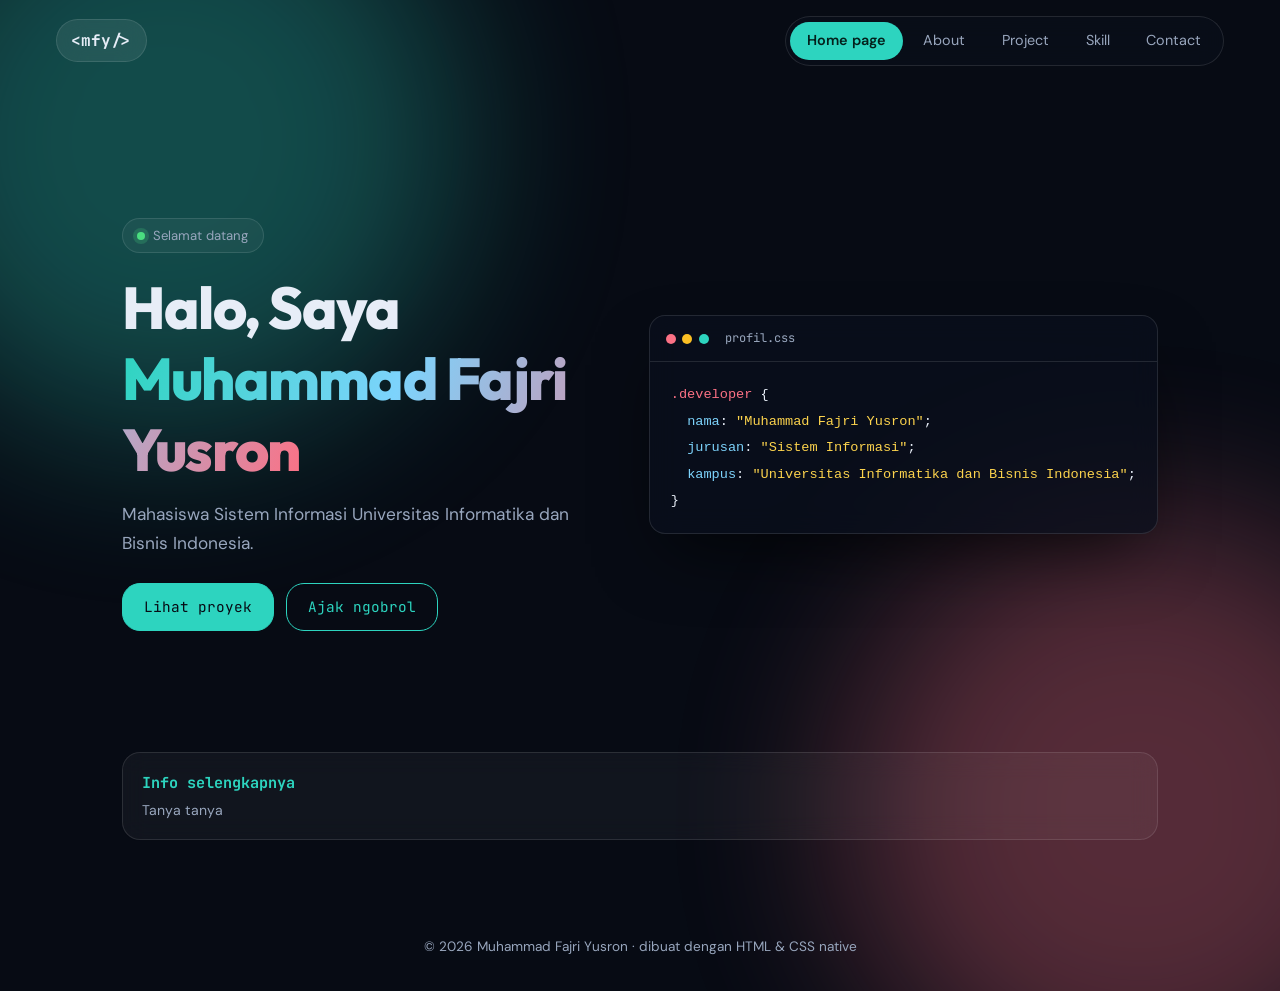
<file: index.html>
<!DOCTYPE html>
<html lang="id">
<head>
  <meta charset="UTF-8">
  <meta name="viewport" content="width=device-width, initial-scale=1.0">
  <title>Home page | Muhammad Fajri Yusron</title>
  <meta name="description" content="Portofolio Muhammad Fajri Yusron, mahasiswa Sistem Informasi Universitas Informatika dan Bisnis Indonesia.">
  <link rel="icon" href="data:,">
  <link rel="stylesheet" href="https://fonts.googleapis.com/css2?family=DM+Sans:wght@400;500;700&family=Outfit:wght@600;700;800&family=JetBrains+Mono:wght@400;700&display=swap">
  <!-- CSS Eksternal (Sesi 5): semua tampilan diatur di style.css -->
  <link rel="stylesheet" href="style.css">
</head>
<body>
<div class="blob b1"></div>
<div class="blob b2"></div>
<header class="top">
  <a class="logo" href="index.html">&lt;mfy/&gt;</a>
  <nav class="pill">
    <a href="index.html" class="aktif" aria-current="page">Home page</a>
    <a href="tentang.html">About</a>
    <a href="proyek.html">Project</a>
    <a href="keahlian.html">Skill</a>
    <a href="kontak.html">Contact</a>
  </nav>
</header>
<main>
<section class="hero">
  <div>
    <span class="badge"><i></i> Selamat datang</span>
    <h1>Halo, Saya <span class="grad">Muhammad Fajri Yusron</span></h1>
    <p class="lead">Mahasiswa Sistem Informasi Universitas Informatika dan Bisnis Indonesia.</p>
    <p class="cta"><a class="btn isi" href="proyek.html">Lihat proyek</a><a class="btn" href="kontak.html">Ajak ngobrol</a></p>
  </div>
  <div class="kode-card">
    <div class="atas"><i></i><i></i><i></i><span>profil.css</span></div>
<pre><code><span class="k">.developer</span> {
  <span class="p">nama</span>: <span class="s">"Muhammad Fajri Yusron"</span>;
  <span class="p">jurusan</span>: <span class="s">"Sistem Informasi"</span>;
  <span class="p">kampus</span>: <span class="s">"Universitas Informatika dan Bisnis Indonesia"</span>;
}</code></pre>
  </div>
</section>
<ul class="pintasan">
  <li><a href="kontak.html"><strong>Info selengkapnya</strong><span>Tanya tanya</span></a></li>
</ul>
</main>
<footer class="kaki">&copy; 2026 Muhammad Fajri Yusron &middot; dibuat dengan HTML &amp; CSS native</footer>
</body>
</html>
</file>
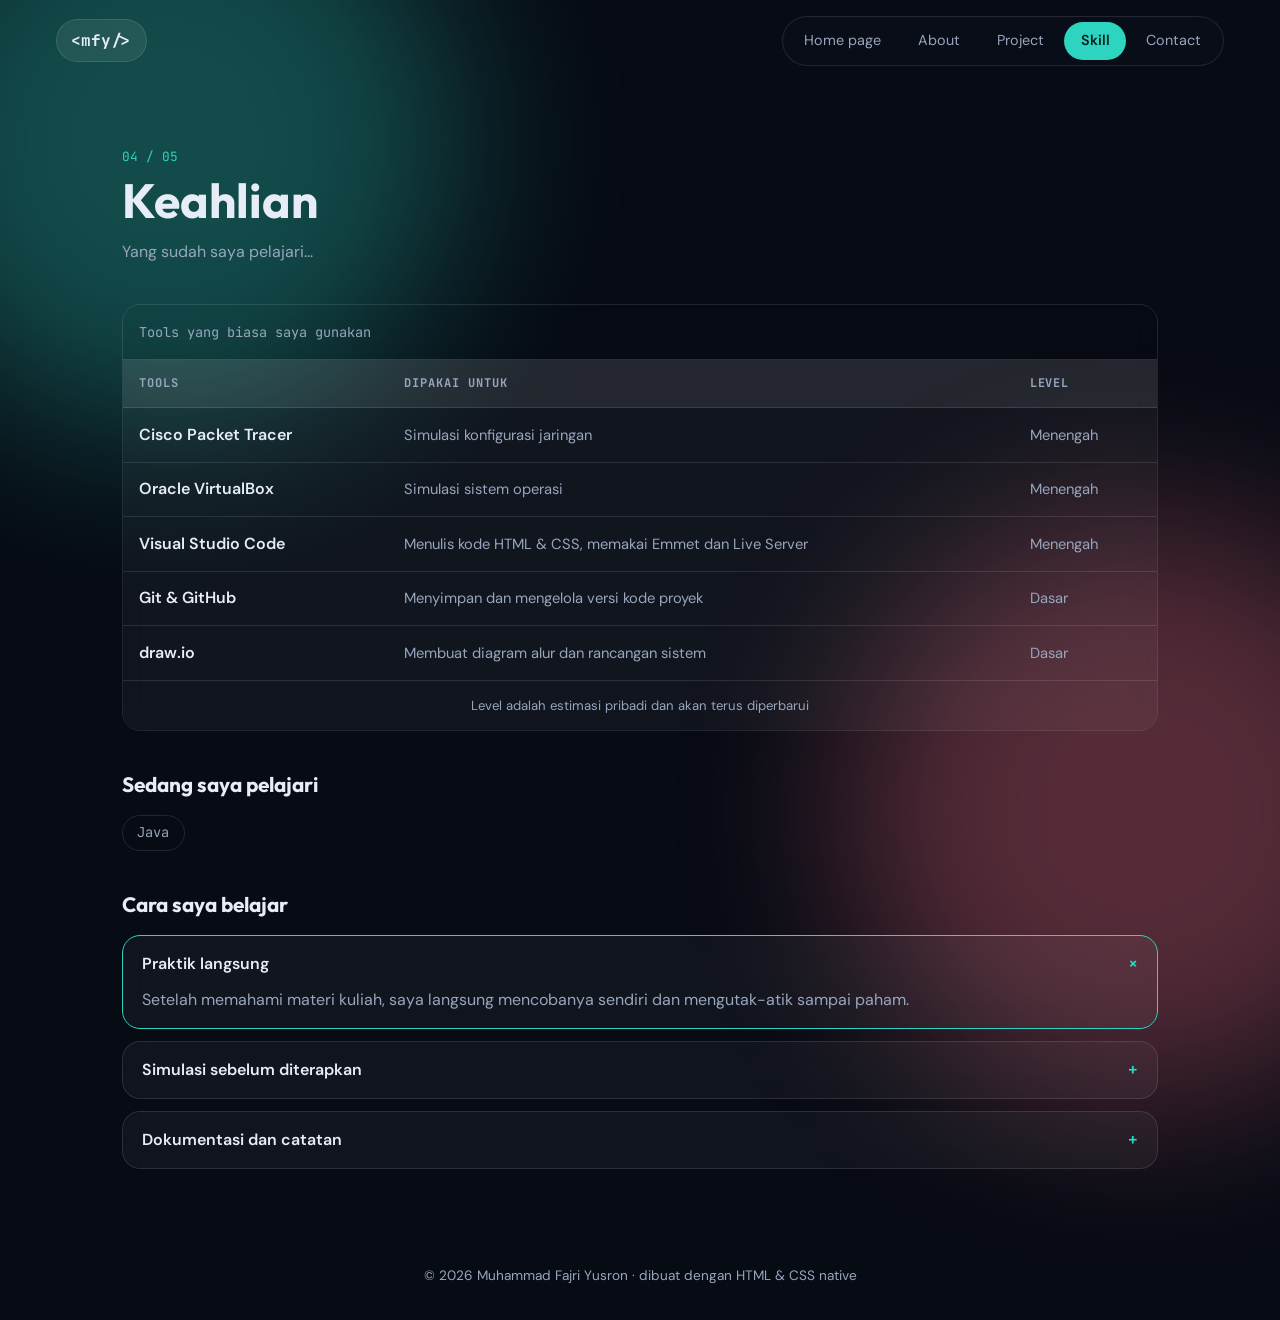
<file: keahlian.html>
<!DOCTYPE html>
<html lang="id">
<head>
  <meta charset="UTF-8">
  <meta name="viewport" content="width=device-width, initial-scale=1.0">
  <title>Keahlian | Muhammad Fajri Yusron</title>
  <meta name="description" content="Portofolio Muhammad Fajri Yusron, mahasiswa Sistem Informasi Universitas Informatika dan Bisnis Indonesia.">
  <link rel="icon" href="data:,">
  <link rel="stylesheet" href="https://fonts.googleapis.com/css2?family=DM+Sans:wght@400;500;700&family=Outfit:wght@600;700;800&family=JetBrains+Mono:wght@400;700&display=swap">
  <!-- CSS Eksternal (Sesi 5): semua tampilan diatur di style.css -->
  <link rel="stylesheet" href="style.css">
</head>
<body>
<div class="blob b1"></div>
<div class="blob b2"></div>
<header class="top">
  <a class="logo" href="index.html">&lt;mfy/&gt;</a>
  <nav class="pill">
    <a href="index.html">Home page</a>
    <a href="tentang.html">About</a>
    <a href="proyek.html">Project</a>
    <a href="keahlian.html" class="aktif" aria-current="page">Skill</a>
    <a href="kontak.html">Contact</a>
  </nav>
</header>
<main>
<header class="page-head">
  <p class="eyebrow">04 / 05</p>
  <h1>Keahlian</h1>
  <p class="lead">Yang sudah saya pelajari...</p>
</header>
<div class="scroll">
  <table class="tabel">
    <caption>Tools yang biasa saya gunakan</caption>
    <thead>
      <tr><th>Tools</th><th>Dipakai untuk</th><th>Level</th></tr>
    </thead>
    <tbody>
      <tr>
        <th scope="row">Cisco Packet Tracer</th>
        <td>Simulasi konfigurasi jaringan</td>
        <td><span class="level">Menengah</span></td>
      </tr>
      <tr>
        <th scope="row">Oracle VirtualBox</th>
        <td>Simulasi sistem operasi</td>
        <td><span class="level">Menengah</span></td>
      </tr>
      <tr>
        <th scope="row">Visual Studio Code</th>
        <td>Menulis kode HTML &amp; CSS, memakai Emmet dan Live Server</td>
        <td><span class="level">Menengah</span></td>
      </tr>
      <tr>
        <th scope="row">Git &amp; GitHub</th>
        <td>Menyimpan dan mengelola versi kode proyek</td>
        <td><span class="level">Dasar</span></td>
      </tr>
      <tr>
        <th scope="row">draw.io</th>
        <td>Membuat diagram alur dan rancangan sistem</td>
        <td><span class="level">Dasar</span></td>
      </tr>
    </tbody>
    <tfoot>
      <tr><td colspan="3">Level adalah estimasi pribadi dan akan terus diperbarui</td></tr>
    </tfoot>
  </table>
</div>
<h2>Sedang saya pelajari</h2>
<ul class="tags besar"><li>Java</li></ul>
<h2>Cara saya belajar</h2>
<div class="faq">
  <details open>
    <summary>Praktik langsung</summary>
    <p>Setelah memahami materi kuliah, saya langsung mencobanya sendiri dan mengutak-atik sampai paham.</p>
  </details>
  <details>
    <summary>Simulasi sebelum diterapkan</summary>
    <p>Konfigurasi jaringan dan sistem operasi saya coba dulu di Cisco Packet Tracer dan VirtualBox, jadi aman kalau salah.</p>
  </details>
  <details>
    <summary>Dokumentasi dan catatan</summary>
    <p>Hasil belajar saya simpan lewat catatan dan kode di GitHub supaya mudah dibuka lagi.</p>
  </details>
</div>
</main>
<footer class="kaki">&copy; 2026 Muhammad Fajri Yusron &middot; dibuat dengan HTML &amp; CSS native</footer>
</body>
</html>
</file>
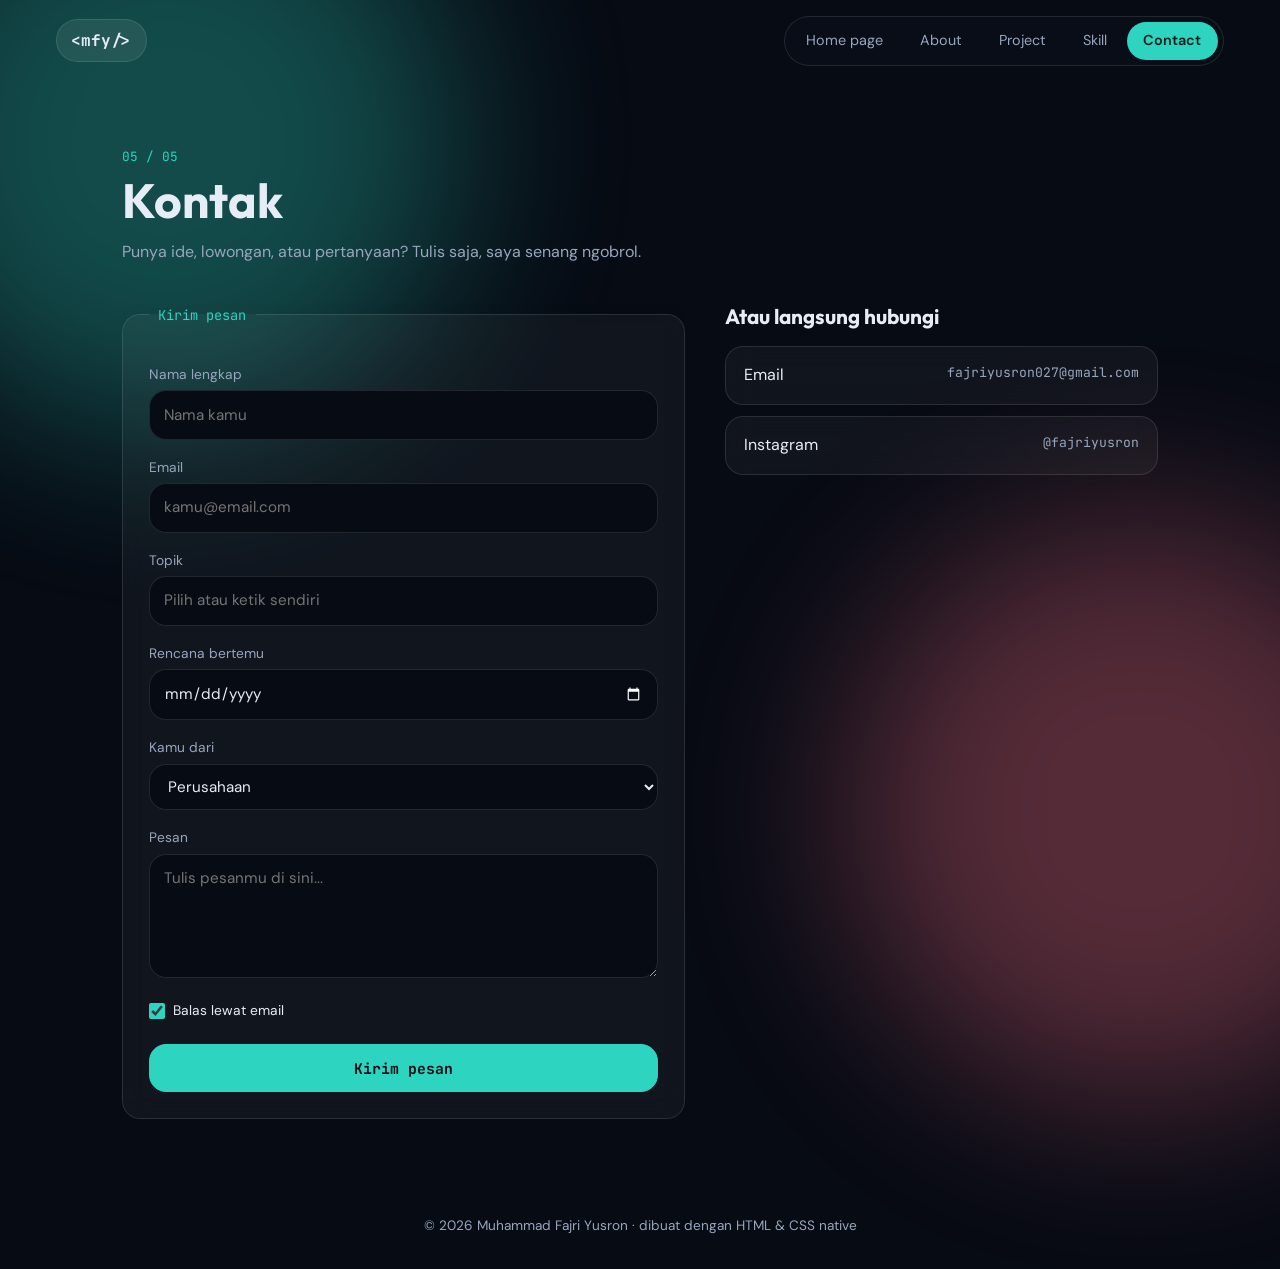
<file: kontak.html>
<!DOCTYPE html>
<html lang="id">
<head>
  <meta charset="UTF-8">
  <meta name="viewport" content="width=device-width, initial-scale=1.0">
  <title>Kontak | Muhammad Fajri Yusron</title>
  <meta name="description" content="Portofolio Muhammad Fajri Yusron, mahasiswa Sistem Informasi Universitas Informatika dan Bisnis Indonesia.">
  <link rel="icon" href="data:,">
  <link rel="stylesheet" href="https://fonts.googleapis.com/css2?family=DM+Sans:wght@400;500;700&family=Outfit:wght@600;700;800&family=JetBrains+Mono:wght@400;700&display=swap">
  <!-- CSS Eksternal (Sesi 5): semua tampilan diatur di style.css -->
  <link rel="stylesheet" href="style.css">
</head>
<body>
<div class="blob b1"></div>
<div class="blob b2"></div>
<header class="top">
  <a class="logo" href="index.html">&lt;mfy/&gt;</a>
  <nav class="pill">
    <a href="index.html">Home page</a>
    <a href="tentang.html">About</a>
    <a href="proyek.html">Project</a>
    <a href="keahlian.html">Skill</a>
    <a href="kontak.html" class="aktif" aria-current="page">Contact</a>
  </nav>
</header>
<main>
<header class="page-head">
  <p class="eyebrow">05 / 05</p>
  <h1>Kontak</h1>
  <p class="lead">Punya ide, lowongan, atau pertanyaan? Tulis saja, saya senang ngobrol.</p>
</header>
<div class="kontak-wrap" id="kontak">
  <!-- action="#" karena belum ada server; nanti bisa diganti file tujuan (Sesi 4) -->
  <form class="form" action="#" method="post">
    <fieldset>
      <legend>Kirim pesan</legend>
      <label for="nama">Nama lengkap</label>
      <input type="text" id="nama" name="nama" placeholder="Nama kamu" required>

      <label for="email">Email</label>
      <input type="email" id="email" name="email" placeholder="kamu@email.com" required>

      <label for="topik">Topik</label>
      <input type="text" id="topik" name="topik" list="daftar-topik" placeholder="Pilih atau ketik sendiri">
      <datalist id="daftar-topik">
        <option value="Kolaborasi proyek">
        <option value="Lowongan magang">
        <option value="Tanya soal web">
      </datalist>

      <label for="tanggal">Rencana bertemu</label>
      <input type="date" id="tanggal" name="tanggal">

      <label for="jenis">Kamu dari</label>
      <select id="jenis" name="jenis">
        <option>Perusahaan</option>
        <option>Komunitas</option>
        <option>Teman kuliah</option>
        <option>Lainnya</option>
      </select>

      <label for="pesan">Pesan</label>
      <textarea id="pesan" name="pesan" rows="4" placeholder="Tulis pesanmu di sini..." required></textarea>

      <label class="pilih"><input type="checkbox" name="balas" value="ya" checked> Balas lewat email</label>
      <button type="submit">Kirim pesan</button>
    </fieldset>
  </form>
  <aside>
    <h2>Atau langsung hubungi</h2>
    <ul class="sosmed">
      <li><a href="mailto:fajriyusron027@gmail.com"><span>Email</span><span>fajriyusron027@gmail.com</span></a></li>
      <li><a href="https://www.instagram.com/fajriyusron/" target="_blank" rel="noopener"><span>Instagram</span><span>@fajriyusron</span></a></li>
    </ul>
  </aside>
</div>
</main>
<footer class="kaki">&copy; 2026 Muhammad Fajri Yusron &middot; dibuat dengan HTML &amp; CSS native</footer>
</body>
</html>
</file>
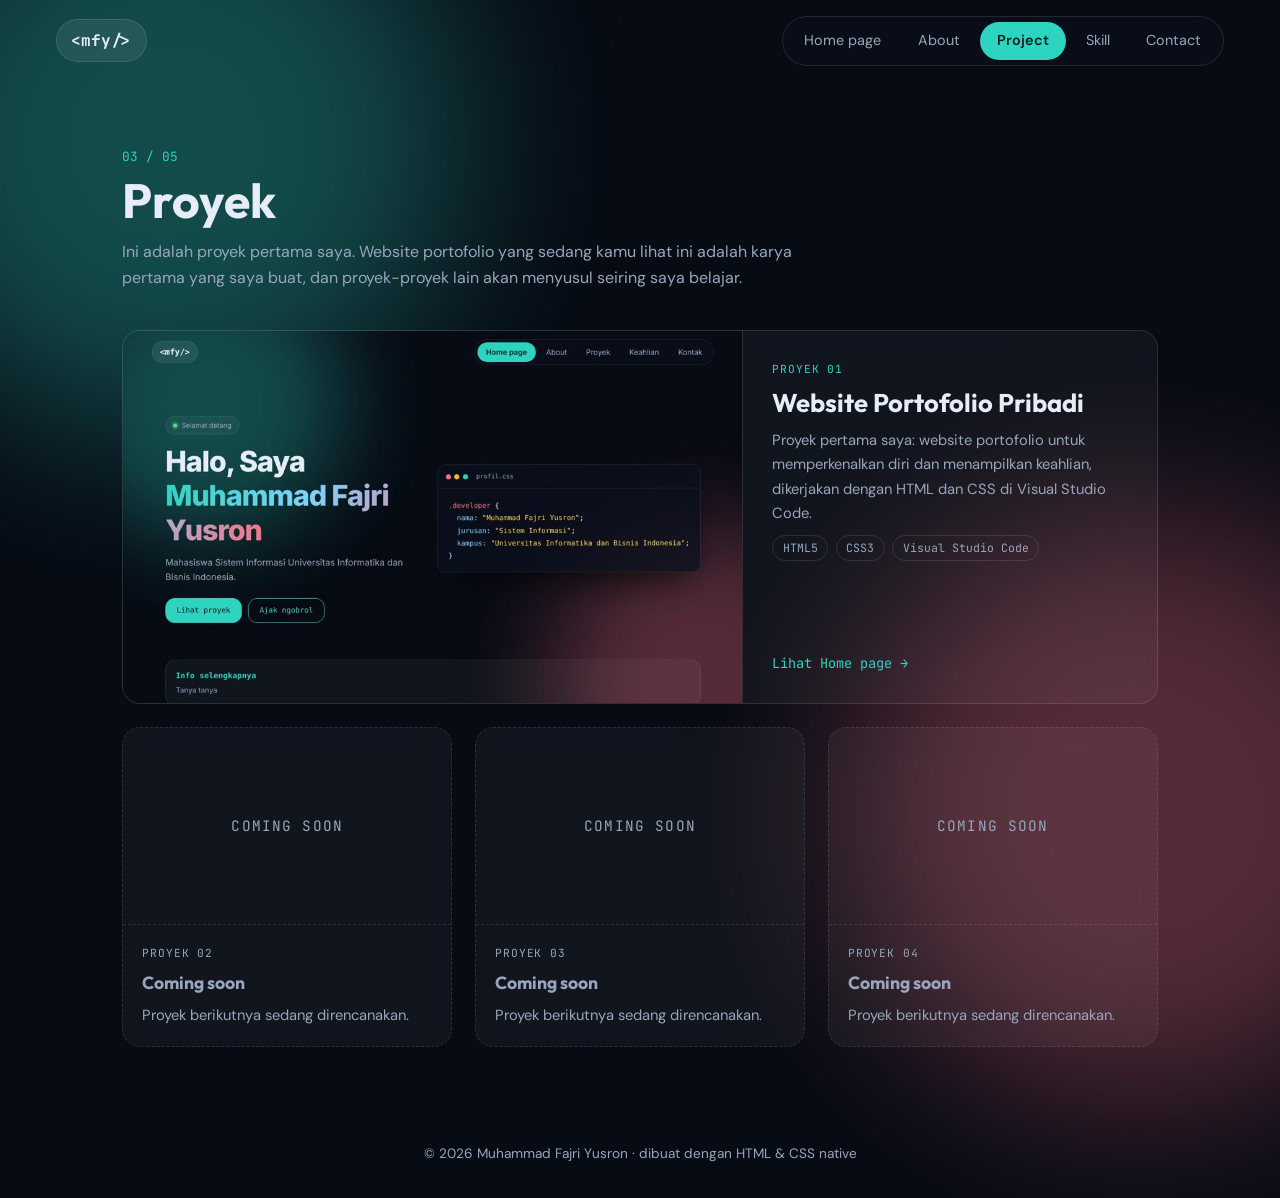
<file: proyek.html>
<!DOCTYPE html>
<html lang="id">
<head>
  <meta charset="UTF-8">
  <meta name="viewport" content="width=device-width, initial-scale=1.0">
  <title>Proyek | Muhammad Fajri Yusron</title>
  <meta name="description" content="Portofolio Muhammad Fajri Yusron, mahasiswa Sistem Informasi Universitas Informatika dan Bisnis Indonesia.">
  <link rel="icon" href="data:,">
  <link rel="stylesheet" href="https://fonts.googleapis.com/css2?family=DM+Sans:wght@400;500;700&family=Outfit:wght@600;700;800&family=JetBrains+Mono:wght@400;700&display=swap">
  <!-- CSS Eksternal (Sesi 5): semua tampilan diatur di style.css -->
  <link rel="stylesheet" href="style.css">
  <style>
    /* Gaya khusus halaman Proyek (berdiri sendiri, tidak bergantung pada versi style.css) */
    .grid { align-items: stretch; }
    .kartu.utama { grid-column: 1 / -1; display: grid; grid-template-columns: 1.5fr 1fr; }
    .kartu.utama > img { width: 100%; height: 100%; aspect-ratio: 5/3; object-fit: cover; object-position: left top; border-bottom: 0; border-right: 1px solid var(--line); }
    .kartu.utama .isi { padding: 1.8rem; justify-content: center; }
    .kartu.utama h3 { font-size: 1.6rem; }
    .kartu.segera { border-style: dashed; }
    .kartu.segera:hover { transform: none; border-color: var(--line); box-shadow: none; }
    .kartu.segera .kosong { display: grid; place-items: center; aspect-ratio: 5/3; border-bottom: 1px dashed var(--line); color: var(--muted); font-family: var(--font-mono); font-size: .9rem; letter-spacing: .08em; text-transform: uppercase; }
    .kartu.segera h3, .kartu.segera .lencana { color: var(--muted); }
    @media (max-width: 800px) {
      .kartu.utama { grid-template-columns: 1fr; }
      .kartu.utama > img { height: auto; border-right: 0; border-bottom: 1px solid var(--line); }
    }
  </style>
</head>
<body>
<div class="blob b1"></div>
<div class="blob b2"></div>
<header class="top">
  <a class="logo" href="index.html">&lt;mfy/&gt;</a>
  <nav class="pill">
    <a href="index.html">Home page</a>
    <a href="tentang.html">About</a>
    <a href="proyek.html" class="aktif" aria-current="page">Project</a>
    <a href="keahlian.html">Skill</a>
    <a href="kontak.html">Contact</a>
  </nav>
</header>
<main>
<header class="page-head">
  <p class="eyebrow">03 / 05</p>
  <h1>Proyek</h1>
  <p class="lead">Ini adalah proyek pertama saya. Website portofolio yang sedang kamu lihat ini adalah karya pertama yang saya buat, dan proyek-proyek lain akan menyusul seiring saya belajar.</p>
</header>
<section class="grid">
  <article class="kartu utama">
    <img src="[data-uri]" width="600" height="360" alt="Tampilan halaman Home page website portofolio Muhammad Fajri Yusron">
    <div class="isi">
      <span class="lencana">Proyek 01</span>
      <h3>Website Portofolio Pribadi</h3>
      <p>Proyek pertama saya: website portofolio untuk memperkenalkan diri dan menampilkan keahlian, dikerjakan dengan HTML dan CSS di Visual Studio Code.</p>
      <ul class="tags"><li>HTML5</li><li>CSS3</li><li>Visual Studio Code</li></ul>
      <a class="lihat" href="index.html">Lihat Home page &rarr;</a>
    </div>
  </article>
  <article class="kartu segera">
    <div class="kosong">Coming soon</div>
    <div class="isi">
      <span class="lencana">Proyek 02</span>
      <h3>Coming soon</h3>
      <p>Proyek berikutnya sedang direncanakan.</p>
    </div>
  </article>
  <article class="kartu segera">
    <div class="kosong">Coming soon</div>
    <div class="isi">
      <span class="lencana">Proyek 03</span>
      <h3>Coming soon</h3>
      <p>Proyek berikutnya sedang direncanakan.</p>
    </div>
  </article>
  <article class="kartu segera">
    <div class="kosong">Coming soon</div>
    <div class="isi">
      <span class="lencana">Proyek 04</span>
      <h3>Coming soon</h3>
      <p>Proyek berikutnya sedang direncanakan.</p>
    </div>
  </article>
</section>
</main>
<footer class="kaki">&copy; 2026 Muhammad Fajri Yusron &middot; dibuat dengan HTML &amp; CSS native</footer>
</body>
</html>
</file>
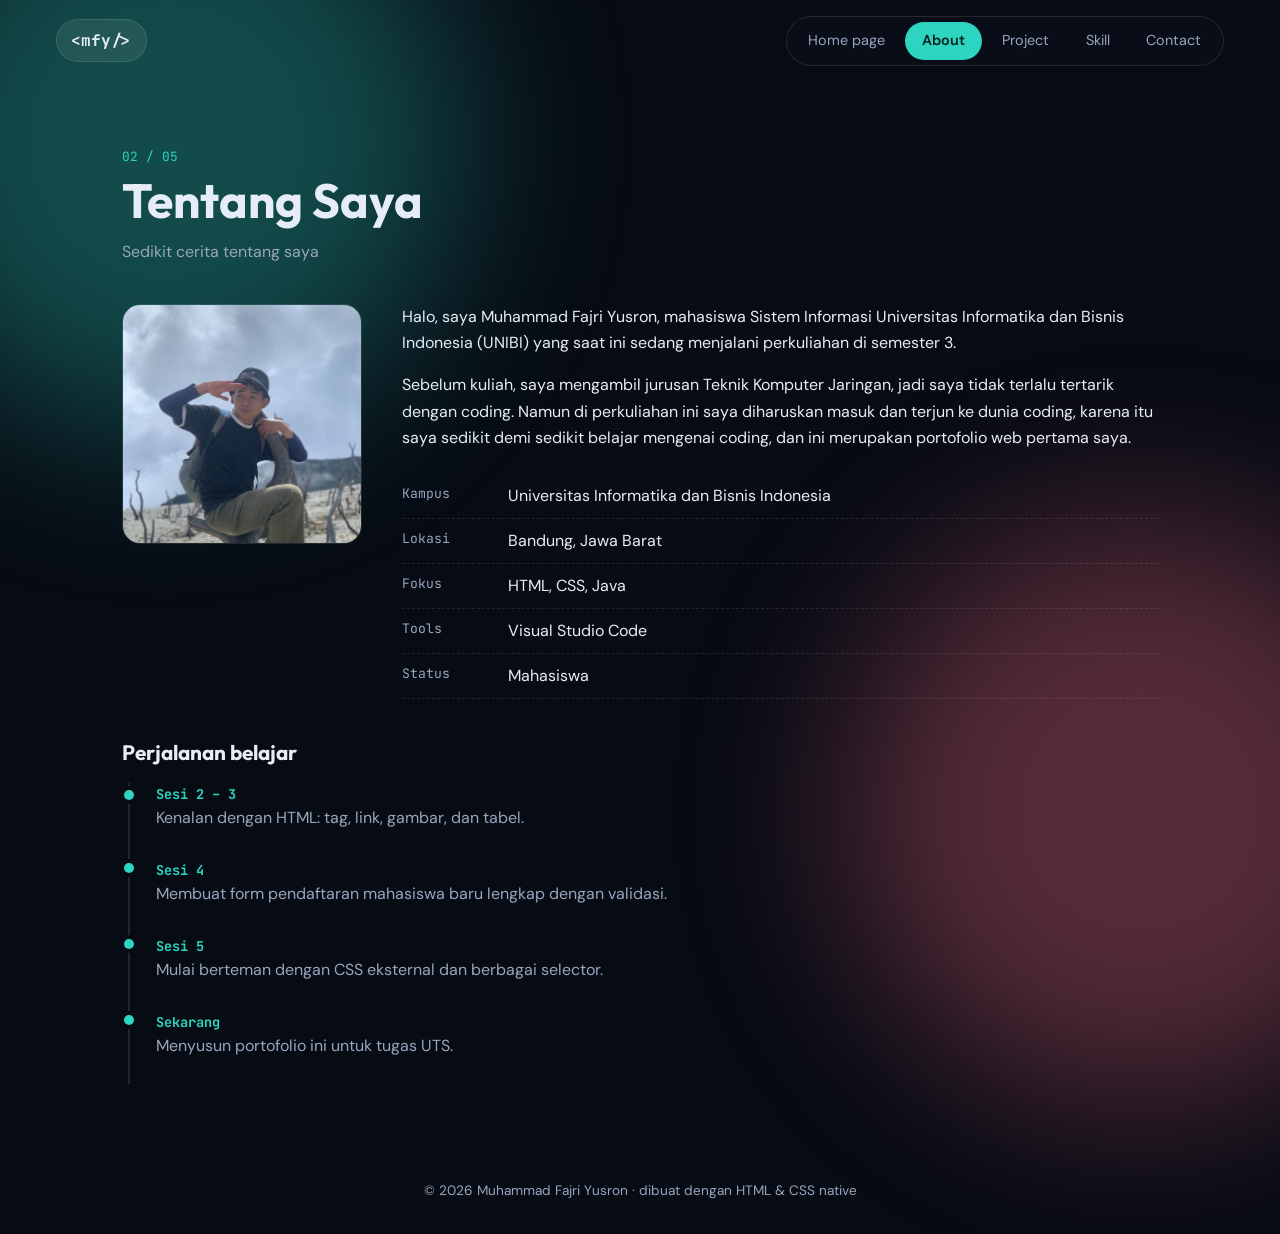
<file: tentang.html>
<!DOCTYPE html>
<html lang="id">
<head>
  <meta charset="UTF-8">
  <meta name="viewport" content="width=device-width, initial-scale=1.0">
  <title>About | Muhammad Fajri Yusron</title>
  <meta name="description" content="Portofolio Muhammad Fajri Yusron, mahasiswa Sistem Informasi Universitas Informatika dan Bisnis Indonesia.">
  <link rel="icon" href="data:,">
  <link rel="stylesheet" href="https://fonts.googleapis.com/css2?family=DM+Sans:wght@400;500;700&family=Outfit:wght@600;700;800&family=JetBrains+Mono:wght@400;700&display=swap">
  <!-- CSS Eksternal (Sesi 5): semua tampilan diatur di style.css -->
  <link rel="stylesheet" href="style.css">
</head>
<body>
<div class="blob b1"></div>
<div class="blob b2"></div>
<header class="top">
  <a class="logo" href="index.html">&lt;mfy/&gt;</a>
  <nav class="pill">
    <a href="index.html">Home page</a>
    <a href="tentang.html" class="aktif" aria-current="page">About</a>
    <a href="proyek.html">Project</a>
    <a href="keahlian.html">Skill</a>
    <a href="kontak.html">Contact</a>
  </nav>
</header>
<main>
<header class="page-head">
  <p class="eyebrow">02 / 05</p>
  <h1>Tentang Saya</h1>
  <p class="lead">Sedikit cerita tentang saya</p>
</header>
<section class="tentang">
  <img class="foto" src="[data-uri]" width="240" height="240" style="object-fit:cover;object-position:center 25%;" alt="Foto profil Muhammad Fajri Yusron">
  <div class="teks">
    <p>Halo, saya Muhammad Fajri Yusron, mahasiswa Sistem Informasi Universitas Informatika dan Bisnis Indonesia (UNIBI) yang saat ini sedang menjalani perkuliahan di semester 3.</p>
    <p>Sebelum kuliah, saya mengambil jurusan Teknik Komputer Jaringan, jadi saya tidak terlalu tertarik dengan coding. Namun di perkuliahan ini saya diharuskan masuk dan terjun ke dunia coding, karena itu saya sedikit demi sedikit belajar mengenai coding, dan ini merupakan portofolio web pertama saya.</p>
    <dl class="fakta">
      <div><dt>Kampus</dt><dd>Universitas Informatika dan Bisnis Indonesia</dd></div>
      <div><dt>Lokasi</dt><dd>Bandung, Jawa Barat</dd></div>
      <div><dt>Fokus</dt><dd>HTML, CSS, Java</dd></div>
      <div><dt>Tools</dt><dd>Visual Studio Code</dd></div>
      <div><dt>Status</dt><dd>Mahasiswa</dd></div>
    </dl>
  </div>
</section>
<section>
  <h2>Perjalanan belajar</h2>
  <ol class="timeline">
    <li><strong>Sesi 2 &ndash; 3</strong><span>Kenalan dengan HTML: tag, link, gambar, dan tabel.</span></li>
    <li><strong>Sesi 4</strong><span>Membuat form pendaftaran mahasiswa baru lengkap dengan validasi.</span></li>
    <li><strong>Sesi 5</strong><span>Mulai berteman dengan CSS eksternal dan berbagai selector.</span></li>
    <li><strong>Sekarang</strong><span>Menyusun portofolio ini untuk tugas UTS.</span></li>
  </ol>
</section>
</main>
<footer class="kaki">&copy; 2026 Muhammad Fajri Yusron &middot; dibuat dengan HTML &amp; CSS native</footer>
</body>
</html>
</file>
<file: style.css>
/* ============================================================
   BAGIAN 1 : STYLE DASAR (dipakai semua halaman)
   Ini adalah CSS Eksternal (Sesi 5), dipanggil lewat <link> di <head>.
   ============================================================ */

/* Universal Selector: reset semua elemen */
* { box-sizing: border-box; margin: 0; padding: 0; }

:root { color-scheme: dark; }
html { scroll-behavior: smooth; }
body { background: var(--bg); color: var(--text); font-family: var(--font-body); line-height: 1.65; font-size: 16px; }
img { max-width: 100%; display: block; }
a { color: var(--acc); text-decoration: none; }
a:hover { text-decoration: underline; }
ul, ol { list-style: none; }
h1, h2, h3 { font-family: var(--font-head); line-height: 1.2; }
main h2 { font-size: 1.3rem; margin: 2.6rem 0 1.1rem; }

/* tombol */
.btn { display: inline-block; padding: .7rem 1.3rem; border: 1px solid var(--acc); color: var(--acc); border-radius: var(--radius); font-family: var(--font-mono); font-size: .9rem; transition: .25s; }
.btn:hover { background: var(--acc); color: var(--bg); text-decoration: none; transform: translateY(-2px); }
.btn.isi { background: var(--acc); color: var(--bg); }
.btn.isi:hover { background: transparent; color: var(--acc); }
.cta { display: flex; flex-wrap: wrap; gap: .8rem; margin-top: 1.6rem; }

/* judul halaman */
.page-head { margin-bottom: 2.4rem; }
.eyebrow { font-family: var(--font-mono); font-size: .8rem; color: var(--muted); }
.page-head h1 { font-size: clamp(1.9rem, 4.5vw, 3rem); margin: .3rem 0 .6rem; }
.lead { color: var(--muted); max-width: 62ch; }

/* tags */
.tags { display: flex; flex-wrap: wrap; gap: .45rem; }
.tags li { font-family: var(--font-mono); font-size: .72rem; padding: .15rem .6rem; border: 1px solid var(--line); border-radius: 99px; color: var(--muted); transition: .2s; }
.tags li:hover { color: var(--acc); border-color: var(--acc); }
.tags.besar li { font-size: .85rem; padding: .35rem .9rem; }

/* pintasan di beranda */
.pintasan { display: grid; grid-template-columns: repeat(auto-fit, minmax(220px, 1fr)); gap: 1rem; margin-top: 3rem; }
.pintasan a { display: flex; flex-direction: column; gap: .2rem; height: 100%; padding: 1.1rem 1.2rem; background: var(--panel); border: 1px solid var(--line); border-radius: var(--radius); color: var(--text); transition: .3s; }
.pintasan a:hover { text-decoration: none; border-color: var(--acc); transform: translateY(-4px); }
.pintasan strong { color: var(--acc); font-family: var(--font-mono); font-size: .95rem; }
.pintasan span { color: var(--muted); font-size: .88rem; }

/* tentang */
.tentang { display: grid; grid-template-columns: 240px 1fr; gap: 2.5rem; align-items: start; }
.foto { width: 240px; height: 240px; border-radius: var(--radius); border: 1px solid var(--line); }
.teks p { margin-bottom: 1rem; color: var(--text); }
.fakta { margin-top: 1.4rem; }
.fakta div { display: flex; gap: 1rem; padding: .55rem 0; border-bottom: 1px dashed var(--line); }
.fakta dt { width: 90px; flex: none; color: var(--muted); font-family: var(--font-mono); font-size: .82rem; }

/* timeline: Descendant + Adjacent Sibling Selector */
.timeline { border-left: 2px solid var(--line); margin-left: .4rem; padding-left: 1.6rem; }
.timeline li { position: relative; display: flex; flex-direction: column; padding-bottom: 1.5rem; }
.timeline li::before { content: ""; position: absolute; left: calc(-1.6rem - 6px); top: .45rem; width: 10px; height: 10px; border-radius: 50%; background: var(--acc); box-shadow: 0 0 0 4px var(--bg); transition: .3s; }
.timeline li:hover::before { transform: scale(1.5); }
.timeline li + li { padding-top: .2rem; }
.timeline strong { font-family: var(--font-mono); font-size: .85rem; color: var(--acc); }
.timeline span { color: var(--muted); }

/* kartu proyek: Child Selector (.kartu > img) */
.grid { display: grid; grid-template-columns: repeat(auto-fit, minmax(270px, 1fr)); gap: 1.4rem; }
.kartu { display: flex; flex-direction: column; background: var(--panel); border: 1px solid var(--line); border-radius: var(--radius); overflow: hidden; transition: transform .3s, border-color .3s, box-shadow .3s; }
.kartu:hover { transform: translateY(-6px); border-color: var(--acc); }
.kartu > img { width: 100%; height: auto; aspect-ratio: 5/3; object-fit: cover; border-bottom: 1px solid var(--line); transition: transform .5s; }
.kartu:hover > img { transform: scale(1.05); }
.kartu .isi { display: flex; flex-direction: column; gap: .6rem; padding: 1.2rem; flex: 1; }
.kartu h3 { font-size: 1.1rem; }
.kartu p { color: var(--muted); font-size: .92rem; }
.lencana { align-self: flex-start; font-family: var(--font-mono); font-size: .7rem; color: var(--acc); letter-spacing: .08em; text-transform: uppercase; }
.lihat { margin-top: auto; padding-top: .4rem; font-family: var(--font-mono); font-size: .85rem; }

/* tabel (Sesi 3: thead, tbody, tfoot, colspan) */
.scroll { overflow-x: auto; border: 1px solid var(--line); border-radius: var(--radius); }
.tabel { width: 100%; border-collapse: collapse; background: var(--panel); }
.tabel caption { text-align: left; padding: 1rem; font-family: var(--font-mono); font-size: .85rem; color: var(--muted); }
.tabel th, .tabel td { padding: .85rem 1rem; text-align: left; border-top: 1px solid var(--line); vertical-align: middle; }
.tabel thead th { font-family: var(--font-mono); font-size: .75rem; text-transform: uppercase; letter-spacing: .08em; color: var(--muted); background: var(--panel2); }
.tabel tbody th { font-weight: 600; white-space: nowrap; }
.tabel tbody td { color: var(--muted); font-size: .92rem; }
.tabel tbody tr { transition: background .2s; }
.tabel tbody tr:hover { background: var(--panel2); }
.tabel tfoot td { text-align: center; color: var(--muted); font-size: .82rem; }
.bar { display: block; height: 8px; min-width: 120px; background: var(--line); border-radius: 99px; overflow: hidden; }
.bar span { display: block; height: 100%; background: linear-gradient(90deg, var(--acc), var(--acc2)); border-radius: 99px; transform-origin: left; animation: isi 1.2s ease-out both; }
.bar + small { display: block; margin-top: .25rem; font-family: var(--font-mono); font-size: .72rem; color: var(--muted); }
@keyframes isi { from { transform: scaleX(0); } }

/* FAQ: details bawaan HTML, tanpa JavaScript */
.faq details { background: var(--panel); border: 1px solid var(--line); border-radius: var(--radius); padding: .95rem 1.2rem; transition: border-color .25s; }
.faq details + details { margin-top: .7rem; }
.faq details:hover, .faq details[open] { border-color: var(--acc); }
.faq summary { display: flex; justify-content: space-between; gap: 1rem; cursor: pointer; font-weight: 600; list-style: none; }
.faq summary::-webkit-details-marker { display: none; }
.faq summary::after { content: "+"; color: var(--acc); font-family: var(--font-mono); transition: transform .3s; }
.faq details[open] summary::after { transform: rotate(45deg); }
.faq p { margin-top: .6rem; color: var(--muted); }

/* form (Sesi 4) */
.kontak-wrap { display: grid; grid-template-columns: 1.3fr 1fr; gap: 2.5rem; align-items: start; }
.kontak-wrap aside h2 { margin-top: 0; }
.form fieldset { display: grid; gap: .3rem; border: 1px solid var(--line); background: var(--panel); border-radius: var(--radius); padding: 1.6rem; }
.form legend { padding: 0 .6rem; font-family: var(--font-mono); font-size: .85rem; color: var(--acc); }
.form label { margin-top: .7rem; font-size: .86rem; color: var(--muted); }
.form input[type="text"], .form input[type="email"], .form input[type="date"], .form select, .form textarea { width: 100%; padding: .7rem .9rem; background: var(--bg); color: var(--text); border: 1px solid var(--line); border-radius: calc(var(--radius) - 1px); font: inherit; font-size: .95rem; transition: .2s; }
.form textarea { resize: vertical; }
.form input:focus, .form select:focus, .form textarea:focus { outline: none; border-color: var(--acc); box-shadow: 0 0 0 3px color-mix(in srgb, var(--acc) 22%, transparent); }
.form input:invalid:not(:placeholder-shown), .form textarea:invalid:not(:placeholder-shown) { border-color: #f87171; }
.form .pilih { display: flex; align-items: center; gap: .55rem; margin-top: 1rem; color: var(--text); cursor: pointer; }
.form input[type="checkbox"] { accent-color: var(--acc); width: 1rem; height: 1rem; }
.form button { margin-top: 1.1rem; padding: .85rem; cursor: pointer; background: var(--acc); color: var(--bg); border: 1px solid var(--acc); border-radius: calc(var(--radius) - 1px); font-family: var(--font-mono); font-size: .92rem; font-weight: 700; transition: .25s; }
.form button:hover { background: transparent; color: var(--acc); }
.sosmed li + li { margin-top: .7rem; }
.sosmed a { display: flex; justify-content: space-between; gap: 1rem; padding: .95rem 1.1rem; background: var(--panel); border: 1px solid var(--line); border-radius: var(--radius); color: var(--text); transition: .25s; }
.sosmed a span:last-child { color: var(--muted); font-family: var(--font-mono); font-size: .82rem; overflow-wrap: anywhere; text-align: right; }
.sosmed a:hover { text-decoration: none; border-color: var(--acc); transform: translateX(6px); }

@media (max-width: 800px) {
  .tentang, .kontak-wrap { grid-template-columns: 1fr; }
  .foto { width: 180px; height: 180px; }
}
@media (prefers-reduced-motion: reduce) {
  *, *::before, *::after { animation-duration: .01ms !important; animation-delay: 0s !important; transition: none !important; }
}

/* ============================================================
   BAGIAN 2 : STYLE KHAS DESAIN-3-AURORA-GLASS
   ============================================================ */
/* DESAIN 3 : AURORA GLASS */
:root {
  --bg: #070b14; --panel: rgba(255,255,255,.045); --panel2: rgba(255,255,255,.08); --line: rgba(255,255,255,.11);
  --text: #e7edf7; --muted: #98a6bd; --acc: #2dd4bf; --acc2: #fb7185;
  --radius: 18px;
  --font-body: "DM Sans", system-ui, sans-serif;
  --font-head: "Outfit", "DM Sans", system-ui, sans-serif;
  --font-mono: "JetBrains Mono", Consolas, monospace;
}
body { overflow-x: hidden; }
.blob { position: fixed; z-index: -1; width: 46vw; height: 46vw; border-radius: 50%; filter: blur(90px); opacity: .32; animation: hanyut 18s ease-in-out infinite alternate; }
.b1 { top: -12vw; left: -10vw; background: var(--acc); }
.b2 { bottom: -16vw; right: -12vw; background: var(--acc2); animation-delay: -9s; }
@keyframes hanyut { to { transform: translate(8vw, 6vw) scale(1.15); } }
.top { position: sticky; top: 0; z-index: 20; display: flex; justify-content: space-between; align-items: center; gap: 1rem; padding: 1rem clamp(1rem, 5vw, 3.5rem); }
.logo { font-family: var(--font-mono); font-weight: 700; color: var(--text); background: var(--panel2); border: 1px solid var(--line); padding: .45rem .9rem; border-radius: 99px; backdrop-filter: blur(14px); }
.logo:hover { text-decoration: none; color: var(--acc); }
.pill { display: flex; gap: .2rem; padding: .3rem; background: rgba(10,15,28,.6); border: 1px solid var(--line); border-radius: 99px; backdrop-filter: blur(14px); }
.pill a { padding: .45rem 1.05rem; border-radius: 99px; color: var(--muted); font-size: .9rem; transition: .25s; }
.pill a:hover { color: var(--text); background: var(--panel2); text-decoration: none; }
.pill a.aktif { background: var(--acc); color: #04201c; font-weight: 600; }
main { max-width: 1100px; margin: 0 auto; padding: clamp(1.5rem, 5vw, 4rem) clamp(1rem, 5vw, 2rem) 4rem; }
.kaki { text-align: center; padding: 2rem 1rem; color: var(--muted); font-size: .85rem; }
.kartu, .tabel, .form fieldset, .pintasan a, .faq details, .sosmed a, .scroll { backdrop-filter: blur(12px); }
.kartu:hover { box-shadow: 0 18px 50px -12px rgba(45,212,191,.35); }
.page-head h1 { font-weight: 700; }
.eyebrow { color: var(--acc); }

/* hero */
.hero { display: grid; grid-template-columns: 1.15fr 1fr; gap: 3rem; align-items: center; min-height: 62vh; }
.badge { display: inline-flex; align-items: center; gap: .5rem; padding: .35rem .9rem; border: 1px solid var(--line); background: var(--panel); border-radius: 99px; font-size: .82rem; color: var(--muted); }
.badge i { width: 8px; height: 8px; border-radius: 50%; background: #4ade80; box-shadow: 0 0 0 4px rgba(74,222,128,.2); }
.hero h1 { font-size: clamp(2.2rem, 4.6vw, 3.7rem); font-weight: 800; letter-spacing: -.03em; margin: 1.2rem 0 1rem; }
.grad { background: linear-gradient(110deg, var(--acc), #7dd3fc 45%, var(--acc2)); -webkit-background-clip: text; background-clip: text; color: transparent; }
.hero .lead { font-size: 1.08rem; }
.stats { display: flex; gap: 1.1rem; margin-top: 2.2rem; }
.stats li { padding: .8rem 1.2rem; background: var(--panel); border: 1px solid var(--line); border-radius: 14px; }
.stats b { display: block; font-family: var(--font-head); font-size: 1.6rem; color: var(--acc); }
.stats span { font-size: .78rem; color: var(--muted); }
.kode-card { background: rgba(10,15,28,.75); border: 1px solid var(--line); border-radius: 16px; backdrop-filter: blur(14px); box-shadow: 0 30px 70px -20px rgba(0,0,0,.7); animation: melayang 6s ease-in-out infinite; }
.kode-card .atas { display: flex; align-items: center; gap: .4rem; padding: .8rem 1rem; border-bottom: 1px solid var(--line); font-family: var(--font-mono); font-size: .75rem; color: var(--muted); }
.kode-card .atas i { width: 10px; height: 10px; border-radius: 50%; background: var(--line); }
.kode-card .atas i:nth-child(1) { background: var(--acc2); } .kode-card .atas i:nth-child(2) { background: #fbbf24; } .kode-card .atas i:nth-child(3) { background: var(--acc); }
.kode-card .atas span { margin-left: .6rem; }
.kode-card pre { padding: 1.2rem 1.3rem; font-family: var(--font-mono); font-size: .85rem; line-height: 1.8; overflow-x: auto; }
.k { color: var(--acc2); } .s { color: #fcd34d; } .p { color: #7dd3fc; } .c { color: #64748b; } .n { color: var(--acc); }
@keyframes melayang { 50% { transform: translateY(-14px) rotate(-.6deg); } }
@media (max-width: 860px) { .hero { grid-template-columns: 1fr; } .pill a { padding: .4rem .65rem; font-size: .8rem; } .logo { display: none; } .top { justify-content: center; } }
</file>
